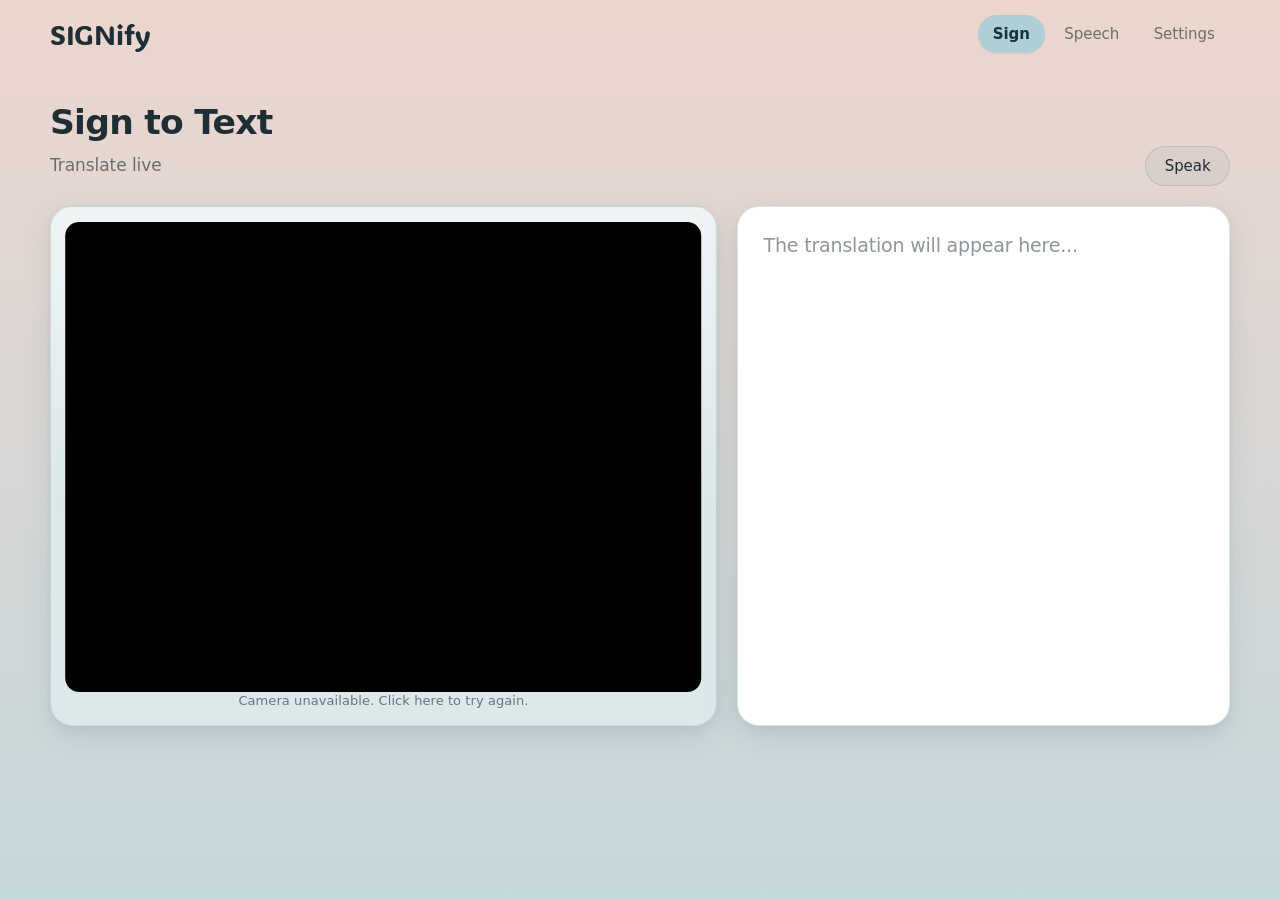
<file: frontend/index.html>
<!DOCTYPE html>
<html lang="en">
  <head>
    <meta charset="UTF-8">
    <meta name="viewport" content="width=device-width, initial-scale=1.0">
    <meta http-equiv="X-UA-Compatible" content="ie=edge">
    <meta name="color-scheme" content="light dark">
    <title>SIGNify</title>
    <link rel="stylesheet" href="style.css">

    <link rel="preconnect" href="https://fonts.googleapis.com">
    <link rel="preconnect" href="https://fonts.gstatic.com" crossorigin>
    <link href="https://fonts.googleapis.com/css2?family=ADLaM+Display&display=swap" rel="stylesheet">
    <script src="theme.js"></script>
  </head>
  <body>
    <header>
      <div class="header-inner">
      <h1><a href="./index.html">SIGNify</a></h1>
      <nav class="menu" aria-label="Primary">
        <ul>
          <li><a class="active" href="./index.html">Sign</a></li>
          <li><a href="./speech.html">Speech</a></li>
          <li><a href="./settings.html">Settings</a></li>
        </ul>
      </nav>
      </div>
    </header>

    <main>
      <h2>Sign to Text</h2>
      <div class="section-head">
        <h3>Translate live</h3>
        <button class="toggle" type="button" aria-pressed="false">Speak</button>
      </div>
      <section class="workspace" aria-label="Live translation workspace">
        <div class="stage">Camera feed</div>
        <p class="genText">
          <span class="committed" id="committed" aria-live="polite"></span>
          <span class="placeholder" id="placeholder">The translation will appear here...</span>
        </p>
      </section>
    </main>

    <script>
      document.querySelector(".toggle").addEventListener("click", (event) => {
        const button = event.currentTarget;
        button.setAttribute("aria-pressed", button.getAttribute("aria-pressed") === "true" ? "false" : "true");
      });
    </script>
    <script type="module" src="sign.js"></script>
  </body>
</html>
</file>
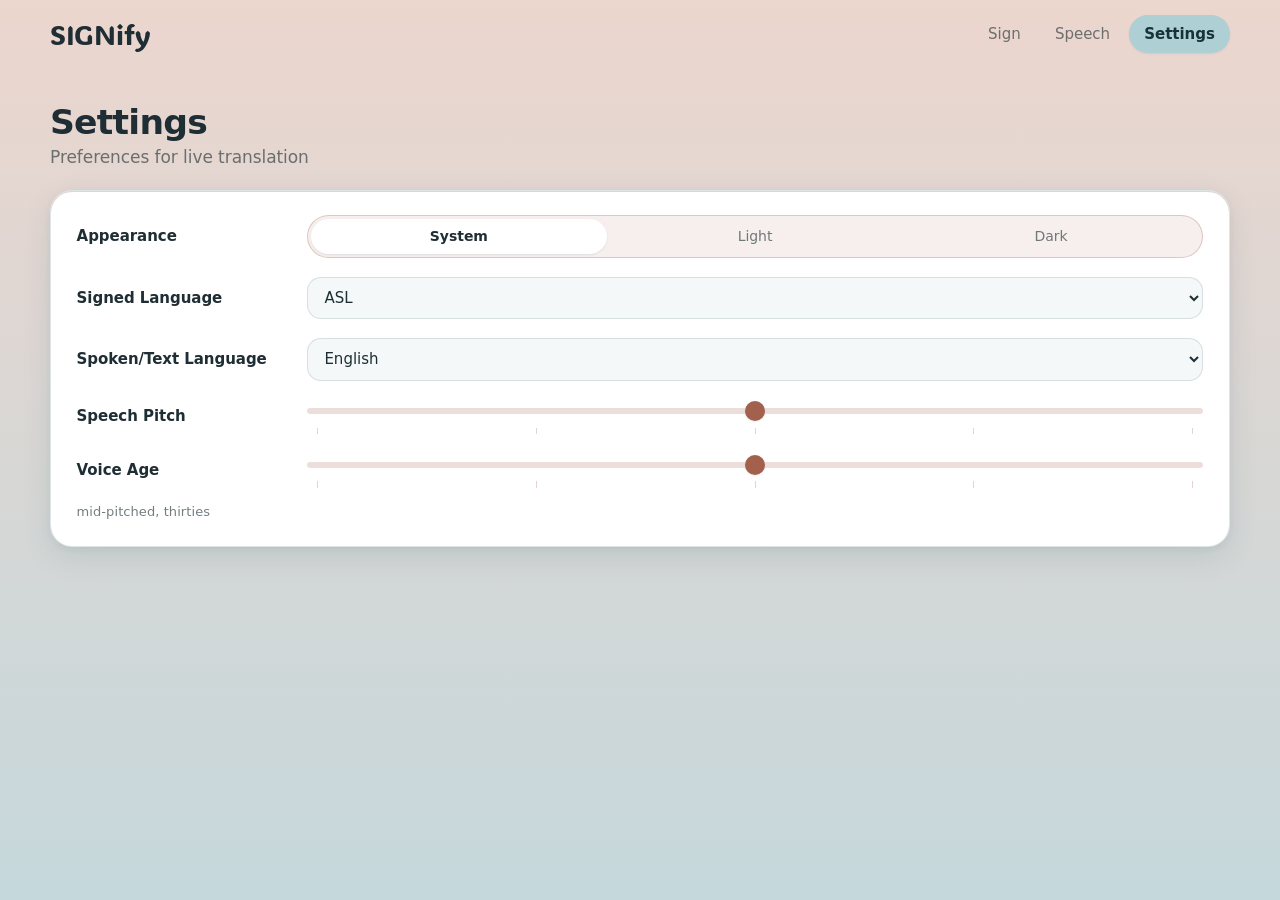
<file: frontend/settings.html>
<!DOCTYPE html>
<html lang="en">
  <head>
    <meta charset="UTF-8">
    <meta name="viewport" content="width=device-width, initial-scale=1.0">
    <meta http-equiv="X-UA-Compatible" content="ie=edge">
    <meta name="color-scheme" content="light dark">
    <title>SIGNify</title>
    <link rel="stylesheet" href="style.css">

    <link rel="preconnect" href="https://fonts.googleapis.com">
    <link rel="preconnect" href="https://fonts.gstatic.com" crossorigin>
    <link href="https://fonts.googleapis.com/css2?family=ADLaM+Display&display=swap" rel="stylesheet">
    <script src="theme.js"></script>
  </head>
  <body>
    <header>
      <div class="header-inner">
      <h1><a href="./index.html">SIGNify</a></h1>
      <nav class="menu" aria-label="Primary">
        <ul>
          <li><a href="./index.html">Sign</a></li>
          <li><a href="./speech.html">Speech</a></li>
          <li><a class="active" href="./settings.html">Settings</a></li>
        </ul>
      </nav>
      </div>
    </header>

    <main>
      <h2>Settings</h2>
      <h3>Preferences for live translation</h3>
      <section class="settings-grid" aria-label="Settings">
        <article class="settings-card">
          <div class="field">
            <span id="appearance-label">Appearance</span>
            <div class="segmented" id="appearance" role="radiogroup" aria-labelledby="appearance-label">
              <button type="button" class="segment" role="radio" data-theme-choice="system" aria-checked="true">System</button>
              <button type="button" class="segment" role="radio" data-theme-choice="light" aria-checked="false">Light</button>
              <button type="button" class="segment" role="radio" data-theme-choice="dark" aria-checked="false">Dark</button>
            </div>
          </div>
          <label class="field">
            <span>Signed Language</span>
            <select id="signedLanguage">
              <option>ASL</option>
              <option>ISL</option>
              <option>CSN</option>
            </select>
          </label>
          <label class="field">
            <span>Spoken/Text Language</span>
            <select id="spokenLanguage">
              <option>English</option>
              <option>Hindi</option>
              <option>Spanish</option>
            </select>
          </label>
          <label class="field">
            <span>Speech Pitch</span>
            <div class="slider">
              <input type="range" min="1" max="5" step="1" value="3" id="voicePitch">
              <div class="slider-ticks" aria-hidden="true">
                <span></span>
                <span></span>
                <span></span>
                <span></span>
                <span></span>
              </div>
            </div>
          </label>
          <label class="field">
            <span>Voice Age</span>
            <div class="slider">
              <input type="range" min="1" max="5" step="1" value="3" id="voiceAge">
              <div class="slider-ticks" aria-hidden="true">
                <span></span>
                <span></span>
                <span></span>
                <span></span>
                <span></span>
              </div>
            </div>
          </label>
          <p class="note" id="voiceNote" role="status"></p>
        </article>
      </section>
    </main>

    <script type="module" src="settings.js"></script>
  </body>
</html>
</file>
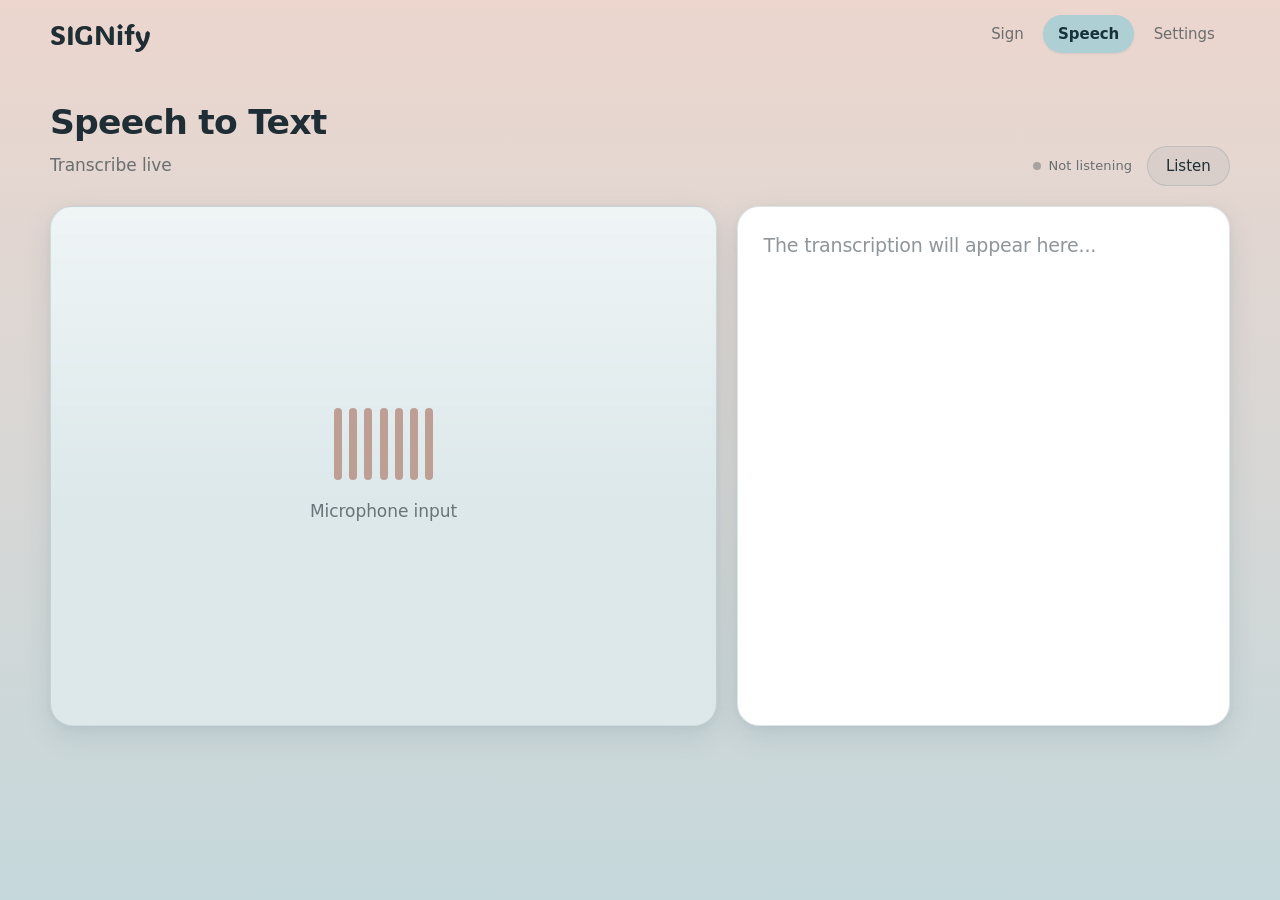
<file: frontend/speech.html>
<!DOCTYPE html>
<html lang="en">
  <head>
    <meta charset="UTF-8">
    <meta name="viewport" content="width=device-width, initial-scale=1.0">
    <meta http-equiv="X-UA-Compatible" content="ie=edge">
    <meta name="color-scheme" content="light dark">
    <title>SIGNify</title>
    <link rel="stylesheet" href="style.css">

    <link rel="preconnect" href="https://fonts.googleapis.com">
    <link rel="preconnect" href="https://fonts.gstatic.com" crossorigin>
    <link href="https://fonts.googleapis.com/css2?family=ADLaM+Display&display=swap" rel="stylesheet">
    <script src="theme.js"></script>
  </head>
  <body>
    <header>
      <div class="header-inner">
      <h1><a href="./index.html">SIGNify</a></h1>
      <nav class="menu" aria-label="Primary">
        <ul>
          <li><a href="./index.html">Sign</a></li>
          <li><a class="active" href="./speech.html">Speech</a></li>
          <li><a href="./settings.html">Settings</a></li>
        </ul>
      </nav>
      </div>
    </header>

    <main>
      <h2>Speech to Text</h2>
      <div class="section-head">
        <h3>Transcribe live</h3>
        <div class="controls">
          <span class="status" id="status" data-state="idle" role="status">Not listening</span>
          <button class="toggle" id="listen" type="button" aria-pressed="false">Listen</button>
        </div>
      </div>
      <p class="note" id="note" role="status" hidden></p>
      <section class="workspace" aria-label="Live transcription workspace">
        <div class="stage">
          <div class="mic-input">
            <div class="audio-viz" id="viz" aria-hidden="true">
              <span></span>
              <span></span>
              <span></span>
              <span></span>
              <span></span>
              <span></span>
              <span></span>
            </div>
            <span>Microphone input</span>
          </div>
        </div>
        <p class="genText">
          <span class="committed" id="committed" aria-live="polite"></span>
          <span class="partial" id="partial" aria-hidden="true"></span>
          <span class="placeholder" id="placeholder">The transcription will appear here...</span>
        </p>
      </section>
    </main>

    <script type="module" src="speech.js"></script>
  </body>
</html>
</file>
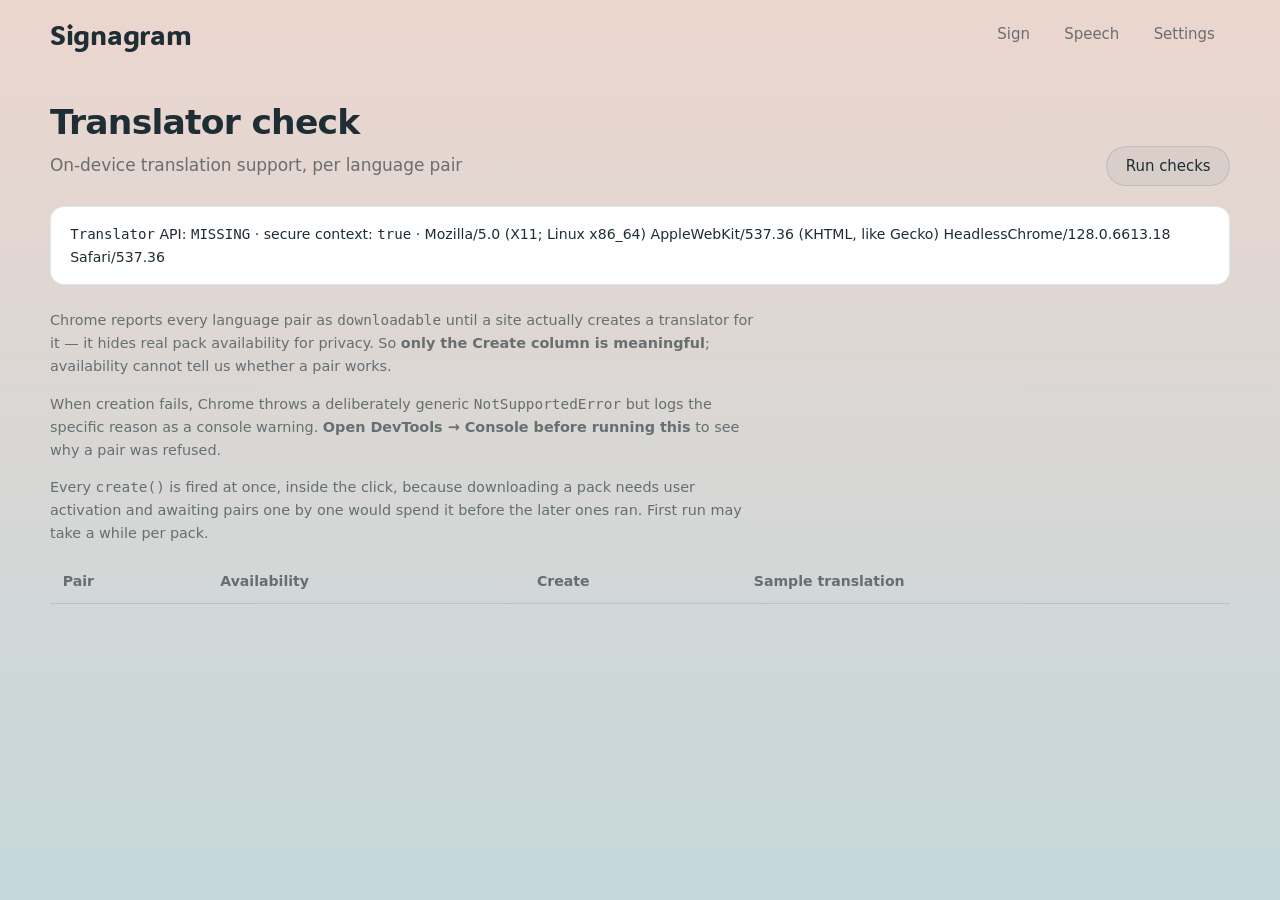
<file: frontend/translator-check.html>
<!DOCTYPE html>
<html lang="en">
  <head>
    <meta charset="UTF-8">
    <meta name="viewport" content="width=device-width, initial-scale=1.0">
    <title>Translator check &middot; Signagram</title>
    <link rel="stylesheet" href="style.css">

    <link rel="preconnect" href="https://fonts.googleapis.com">
    <link rel="preconnect" href="https://fonts.gstatic.com" crossorigin>
    <link href="https://fonts.googleapis.com/css2?family=ADLaM+Display&family=Google+Sans:ital,opsz,wght@0,17..18,400..700;1,17..18,400..700&display=swap" rel="stylesheet">

    <style>
      .env {
        margin: 0 0 1.5rem;
        padding: 1rem 1.2rem;
        background: var(--surface);
        border: 1px solid var(--line);
        border-radius: 14px;
        font-size: 0.88rem;
        font-weight: 500;
        line-height: 1.6;
      }

      .env code {
        color: var(--text);
      }

      .explain {
        max-width: 78ch;
        color: var(--muted);
        font-size: 0.9rem;
        font-weight: 500;
        line-height: 1.6;
      }

      table {
        width: 100%;
        border-collapse: collapse;
        font-size: 0.88rem;
        font-weight: 500;
      }

      th,
      td {
        padding: 0.7rem 0.8rem;
        text-align: left;
        vertical-align: top;
        border-bottom: 1px solid var(--line);
      }

      th {
        color: var(--muted);
        font-weight: 600;
        white-space: nowrap;
      }

      td[data-state="good"] {
        color: #a8e0b4;
      }

      td[data-state="bad"] {
        color: #f0a9a0;
      }

      td[data-state="waiting"] {
        color: var(--muted);
      }

      .pair {
        white-space: nowrap;
        color: var(--text);
      }
    </style>
  </head>
  <body>
    <header>
      <div class="header-inner">
      <h1><a href="./index.html">Signagram</a></h1>
      <nav class="menu" aria-label="Primary">
        <ul>
          <li><a href="./index.html">Sign</a></li>
          <li><a href="./speech.html">Speech</a></li>
          <li><a href="./settings.html">Settings</a></li>
        </ul>
      </nav>
      </div>
    </header>

    <main>
      <h2>Translator check</h2>
      <div class="section-head">
        <h3>On-device translation support, per language pair</h3>
        <button class="toggle" id="run" type="button">Run checks</button>
      </div>

      <p class="env" id="env"></p>

      <p class="explain">
        Chrome reports every language pair as <code>downloadable</code> until a site
        actually creates a translator for it &mdash; it hides real pack availability
        for privacy. So <strong>only the Create column is meaningful</strong>;
        availability cannot tell us whether a pair works.
      </p>
      <p class="explain">
        When creation fails, Chrome throws a deliberately generic
        <code>NotSupportedError</code> but logs the specific reason as a console
        warning. <strong>Open DevTools &rarr; Console before running this</strong> to
        see why a pair was refused.
      </p>
      <p class="explain">
        Every <code>create()</code> is fired at once, inside the click, because
        downloading a pack needs user activation and awaiting pairs one by one would
        spend it before the later ones ran. First run may take a while per pack.
      </p>

      <table>
        <thead>
          <tr>
            <th>Pair</th>
            <th>Availability</th>
            <th>Create</th>
            <th>Sample translation</th>
          </tr>
        </thead>
        <tbody id="rows"></tbody>
      </table>
    </main>

    <script type="module" src="translator-check.js"></script>
  </body>
</html>
</file>
<file: frontend/style.css>
/* SIGNify — Apple-style interface foundations.
 *
 * Structured as tokens first, then chrome, layout, controls, surfaces, and
 * finally the accessibility overrides. Every selector the page scripts rely on
 * (.stage, .stage.live, .sign-*, .toggle[aria-pressed], .status[data-state],
 * .audio-viz.live with --level/--gain, .committed/.partial/.placeholder, .field,
 * .slider) is preserved, so no JavaScript changes with this stylesheet.
 */

/* ---- tokens --------------------------------------------------------------
   Surfaces form an elevation ladder: --bg sits furthest back, --surface holds
   cards, --surface-raised is the step above it, and --chrome is the floating
   translucent layer content scrolls beneath. */
/* Palette sampled from the reference design: pale icy background (#d4e4e4),
   white cards, dusty blue (#aecfd4 with #708d9a as its deep tone), and blush
   (#e9d8d2). Each accent is a PAIR — a pastel for fills and a deep tone for
   anything small or text-bearing — because pastel fills cannot carry text at
   4.5:1. Light is the default here; dark derives from the same hues below. */
:root {
  color-scheme: light dark;

  --bg-top: #ecd6ce;
  --bg-bottom: #c5d8dc;
  --bg: linear-gradient(180deg, var(--bg-top) 0%, var(--bg-bottom) 100%);
  --surface: #ffffff;
  --surface-raised: #f4f8f9;
  /* The camera/mic stage is a container, not content, so it stays distinct from
     the white transcript panel beside it rather than merging into one surface. */
  --stage: #dce8ea;
  --header: #ecd6ce;
  --chrome: rgba(236, 214, 206, 0.62);
  /* The bright edge where light catches the top of a translucent material. */
  --chrome-edge: rgba(255, 255, 255, 0.9);

  --text: #1f2e34;
  --muted: rgba(31, 46, 52, 0.62);
  --line: rgba(79, 110, 123, 0.18);
  --tint: rgba(79, 110, 123, 0.08);
  --tint-strong: rgba(79, 110, 123, 0.14);
  /* Controls need more presence than a hover tint, so they get their own
     values rather than borrowing --tint-strong. */
  --track: rgba(79, 110, 123, 0.22);
  --tick: rgba(79, 110, 123, 0.34);
  /* Fades to the same colour at zero alpha. Fading to `transparent` interpolates
     through transparent black in sRGB, which shows up as a grey band. */
  --sheen: linear-gradient(
    180deg,
    rgba(255, 255, 255, 0.55),
    rgba(255, 255, 255, 0) 58%
  );

  /* Blue: navigation and selection. */
  --accent-fill: #aecfd4;
  --on-accent: #17323b;
  --accent: #4f6e7b;
  /* Blush: interactive chrome and live capture. Dusty blue stays on the
     current-page nav so the two colours still mean different things. */
  --live-fill: #e9d8d2;
  --on-live: #3d2721;
  /* Deeper than the reference's blush: the dot and the mic bars are thin
     graphics, and pastel on white would not clear 3:1. */
  --live: #a2604d;
  --blush-tint: rgba(162, 96, 77, 0.1);
  --blush-strong: rgba(162, 96, 77, 0.2);
  --blush-line: rgba(162, 96, 77, 0.28);
  --danger: #a8281d;

  --panel: #ffffff;
  --panel-text: #1f2e34;
  --panel-muted: rgba(31, 46, 52, 0.5);

  /* Soft, wide, and cool-tinted, as in the reference. Bigger surfaces read as
     thicker: a tight shadow for chips, a wide one for cards, the deepest for
     the stage. */
  --shadow-1: 0 1px 2px rgba(79, 110, 123, 0.12);
  --shadow-2:
    0 10px 28px rgba(79, 110, 123, 0.16),
    0 2px 6px rgba(79, 110, 123, 0.07);
  --shadow-3:
    0 26px 60px rgba(79, 110, 123, 0.2),
    0 4px 12px rgba(79, 110, 123, 0.1);
  --shadow: var(--shadow-2);

  --radius: 22px;
  --radius-sm: 14px;

  /* The platform font already ships optical sizing and tracking tables. */
  --font-text: -apple-system, BlinkMacSystemFont, "SF Pro Text",
    "Segoe UI Variable Text", "Segoe UI", system-ui, sans-serif;
  --font-display: "ADLaM Display", var(--font-text);

  /* Critically damped feel: fast out, settles without overshoot. --ease-in is
     its inverse, so a reversible transition returns along the same path. */
  --ease-out: cubic-bezier(0.32, 0.72, 0, 1);
  --ease-in: cubic-bezier(1, 0, 0.68, 0.28);
  --t-press: 100ms;
  --t-fast: 180ms;
  --t-base: 320ms;
}

/* Same hues, inverted lightness. The accents swap roles: the deep tone becomes
   the fill and the pastel becomes the text on it. theme.js writes data-theme
   before first paint; without JS the page stays on the light default. */
:root[data-theme="dark"] {
    --bg-top: #2c1d1a;
    --bg-bottom: #151f23;
    --bg: linear-gradient(180deg, var(--bg-top) 0%, var(--bg-bottom) 100%);
    --surface: #1e2c31;
    --surface-raised: #26373d;
    --stage: #223238;
    --header: #2c1d1a;
    --chrome: rgba(44, 29, 26, 0.68);
    --chrome-edge: rgba(255, 255, 255, 0.09);

    --text: #e6eef0;
    --muted: rgba(230, 238, 240, 0.62);
    --line: rgba(197, 217, 223, 0.16);
    --tint: rgba(197, 217, 223, 0.08);
    --tint-strong: rgba(197, 217, 223, 0.15);
    --track: rgba(197, 217, 223, 0.24);
    --tick: rgba(197, 217, 223, 0.34);
    --sheen: linear-gradient(
      180deg,
      rgba(197, 217, 223, 0.06),
      rgba(197, 217, 223, 0) 58%
    );

    --accent-fill: #4f6e7b;
    --on-accent: #f2f8f9;
    --accent: #a6c6ce;
    --live-fill: #8f5344;
    --on-live: #fbeee9;
    --live: #dda08c;
    --blush-tint: rgba(221, 160, 140, 0.12);
    --blush-strong: rgba(221, 160, 140, 0.22);
    --blush-line: rgba(221, 160, 140, 0.32);
    --danger: #f0a9a0;

    --panel: #ffffff;
    --panel-text: #1f2e34;
    --panel-muted: rgba(31, 46, 52, 0.5);

    --shadow-1: 0 1px 2px rgba(0, 0, 0, 0.32);
    --shadow-2:
      0 10px 28px rgba(0, 0, 0, 0.34),
      0 2px 6px rgba(0, 0, 0, 0.2);
    --shadow-3:
      0 26px 60px rgba(0, 0, 0, 0.44),
      0 4px 12px rgba(0, 0, 0, 0.24);
}

*,
*::before,
*::after {
  box-sizing: border-box;
}

html {
  height: 100%;
  background: var(--bg-bottom);
}

/* Ease the scheme change itself. data-theme-ready is set after first paint so
   the initial load does not animate from the default tokens. */
html[data-theme-ready],
html[data-theme-ready] body,
html[data-theme-ready] header,
html[data-theme-ready] .stage,
html[data-theme-ready] .genText,
html[data-theme-ready] .settings-card,
html[data-theme-ready] .toggle,
html[data-theme-ready] .menu a,
html[data-theme-ready] select {
  transition:
    background-color var(--t-base) var(--ease-out),
    color var(--t-base) var(--ease-out),
    border-color var(--t-base) var(--ease-out),
    box-shadow var(--t-base) var(--ease-out);
}

body {
  min-height: 100%;
  margin: 0;
  display: flex;
  flex-direction: column;
  background: var(--bg) fixed;
  color: var(--text);
  font-family: var(--font-text);
  font-size: 100%;
  font-weight: 400;
  line-height: 1.5;
  font-optical-sizing: auto;
  -webkit-font-smoothing: antialiased;
}

a {
  color: inherit;
  text-decoration: none;
}

ul {
  list-style: none;
  margin: 0;
  padding: 0;
}

/* ---- chrome --------------------------------------------------------------
   The page wash is viewport-fixed, so a transparent header sits in the same
   gradient instead of frosting a separate material over it. */
header {
  position: sticky;
  top: 0;
  z-index: 10;
  background: transparent;
}

.header-inner {
  display: flex;
  align-items: center;
  justify-content: space-between;
  gap: 1rem;
  width: min(1180px, 94%);
  min-height: 68px;
  margin: 0 auto;
  padding: 0.75rem 0;
}

header h1 {
  margin: 0;
  font-family: var(--font-display);
  font-size: 1.75rem;
  font-weight: 400;
  /* Large type reads too loose as it grows, so tracking goes negative. */
  letter-spacing: -0.01em;
  line-height: 1.1;
}

.menu ul {
  display: flex;
  align-items: center;
  gap: 0.25rem;
}

.menu a {
  display: inline-block;
  padding: 0.5rem 0.95rem;
  border-radius: 999px;
  color: var(--muted);
  font-size: 0.9375rem;
  font-weight: 500;
  letter-spacing: -0.003em;
  transition:
    background var(--t-fast) var(--ease-out),
    color var(--t-fast) var(--ease-out),
    transform var(--t-press) var(--ease-out);
}

@media (hover: hover) {
  .menu a:hover {
    color: var(--text);
    background: var(--tint);
  }
}

/* Feedback lives on the press, not the release. */
.menu a:active {
  transform: scale(0.96);
}

.menu a.active {
  color: var(--on-accent);
  background: var(--accent-fill);
  font-weight: 600;
  box-shadow: var(--shadow-1);
}

.menu a:focus-visible,
.toggle:focus-visible,
select:focus-visible,
input[type="range"]:focus-visible {
  outline: 2px solid var(--live);
  outline-offset: 2px;
}

/* ---- layout & type ------------------------------------------------------- */
main {
  flex: 1;
  width: min(1180px, 94%);
  margin: 0 auto;
  padding: 2.25rem 0 3.5rem;
}

h2 {
  margin: 0 0 0.3rem;
  font-size: clamp(2rem, 2.7vw, 2.5rem);
  font-weight: 700;
  /* Tight leading and negative tracking belong together at display sizes. */
  line-height: 1.07;
  letter-spacing: -0.022em;
}

h3 {
  margin: 0 0 1.25rem;
  font-size: 1.0625rem;
  font-weight: 500;
  line-height: 1.4;
  letter-spacing: -0.004em;
  color: var(--muted);
}

.section-head {
  display: flex;
  align-items: center;
  justify-content: space-between;
  flex-wrap: wrap;
  gap: 0.75rem;
  margin-bottom: 1.25rem;
}

.section-head h3 {
  margin-bottom: 0;
}

/* ---- controls ------------------------------------------------------------ */
.toggle {
  padding: 0.5rem 1.15rem;
  background: var(--tint);
  border: 1px solid var(--line);
  border-radius: 999px;
  color: var(--text);
  font: inherit;
  font-size: 0.9375rem;
  font-weight: 500;
  letter-spacing: -0.003em;
  cursor: pointer;
  transition:
    background var(--t-fast) var(--ease-out),
    color var(--t-fast) var(--ease-out),
    border-color var(--t-fast) var(--ease-out),
    transform var(--t-press) var(--ease-out);
}

@media (hover: hover) {
  .toggle:hover {
    background: var(--tint-strong);
  }
}

.toggle:active {
  transform: scale(0.97);
}

.toggle[aria-pressed="true"] {
  background: var(--accent-fill);
  border-color: transparent;
  color: var(--on-accent);
  font-weight: 600;
  box-shadow: var(--shadow-1);
}

.toggle:disabled {
  opacity: 0.55;
  cursor: progress;
}

.controls {
  display: flex;
  align-items: center;
  gap: 0.9rem;
}

/* Small text over a translucent layer needs a little more weight and tracking
   than body copy, or it goes soft against a moving background. */
.status {
  font-size: 0.8125rem;
  font-weight: 500;
  letter-spacing: 0.008em;
  color: var(--muted);
}

.status::before {
  content: "";
  display: inline-block;
  width: 0.5rem;
  height: 0.5rem;
  margin-right: 0.45rem;
  border-radius: 50%;
  background: currentColor;
  opacity: 0.5;
}

.status[data-state="live"] {
  color: var(--text);
  font-weight: 600;
}

.status[data-state="live"]::before {
  opacity: 1;
  background: var(--live);
  animation: status-pulse 1.6s ease-in-out infinite;
}

.status[data-state="error"] {
  color: var(--danger);
}

@keyframes status-pulse {
  0%,
  100% {
    opacity: 1;
  }

  50% {
    opacity: 0.25;
  }
}

.note {
  margin: -0.5rem 0 1.1rem;
  max-width: 68ch;
  font-size: 0.8125rem;
  font-weight: 500;
  line-height: 1.5;
  letter-spacing: 0.006em;
  color: var(--muted);
}

/* ---- workspace surfaces -------------------------------------------------- */
.workspace {
  display: grid;
  grid-template-columns: minmax(0, 1.15fr) minmax(280px, 0.85fr);
  gap: 1.25rem;
  min-height: min(58vh, 520px);
}

.stage,
.genText,
.settings-card {
  border-radius: var(--radius);
  border: 1px solid var(--line);
  box-shadow: var(--shadow-2);
}

.stage {
  display: flex;
  align-items: center;
  justify-content: center;
  min-height: 360px;
  background: var(--sheen), var(--stage);
  color: var(--muted);
  font-size: 1.0625rem;
  letter-spacing: -0.004em;
}

.mic-input {
  display: flex;
  flex-direction: column;
  align-items: center;
  gap: 1.15rem;
}

.audio-viz {
  display: flex;
  align-items: flex-end;
  gap: 0.45rem;
  height: 4.5rem;
}

.audio-viz span {
  width: 0.5rem;
  height: 100%;
  background: var(--live);
  opacity: 0.55;
  border-radius: 999px;
  transform-origin: bottom;
  animation: audio-bar 1.3s ease-in-out infinite;
}

.audio-viz span:nth-child(1) { animation-delay: -1.2s; --gain: 0.55; }
.audio-viz span:nth-child(2) { animation-delay: -0.5s; --gain: 0.72; }
.audio-viz span:nth-child(3) { animation-delay: -0.9s; --gain: 0.88; }
.audio-viz span:nth-child(4) { animation-delay: -0.2s; --gain: 1; }
.audio-viz span:nth-child(5) { animation-delay: -1s; --gain: 0.9; }
.audio-viz span:nth-child(6) { animation-delay: -0.4s; --gain: 0.7; }
.audio-viz span:nth-child(7) { animation-delay: -0.75s; --gain: 0.52; }

/* While a session is open the bars track the real mic level, so the idle
   keyframe loop has to get out of the way. */
.audio-viz.live span {
  animation: none;
  opacity: 1;
  background: var(--live);
  transform: scaleY(clamp(0.12, calc(var(--level, 0) * var(--gain, 1)), 1));
  transition: transform 90ms ease-out;
}

@keyframes audio-bar {
  0%,
  100% {
    transform: scaleY(0.22);
  }

  50% {
    transform: scaleY(1);
  }
}

/* A solid surface, deliberately: a light translucent layer over a light
   background destroys legibility. */
.genText {
  margin: 0;
  min-height: 360px;
  padding: 1.5rem 1.6rem;
  background: var(--panel);
  color: var(--panel-text);
  font-size: 1.1875rem;
  font-weight: 400;
  line-height: 1.5;
  letter-spacing: -0.01em;
  overflow-y: auto;
}

.placeholder {
  color: var(--panel-muted);
}

/* Interim text the model may still revise, set apart from committed text. */
.partial {
  color: var(--panel-muted);
}

.partial:not(:empty)::before {
  content: " ";
}

/* ---- settings ------------------------------------------------------------ */
.settings-grid {
  display: grid;
  gap: 1rem;
}

.settings-card {
  padding: 1.5rem 1.6rem;
  background: var(--surface);
  box-shadow:
    var(--shadow-2),
    inset 0 1px 0 var(--blush-line);
}

.settings-card h3 {
  margin-bottom: 0.85rem;
  color: var(--text);
  font-size: 1.15rem;
  font-weight: 600;
  letter-spacing: -0.01em;
}

.field {
  display: grid;
  gap: 0.45rem;
  margin-top: 1.15rem;
  font-size: 0.9375rem;
  font-weight: 400;
  color: var(--muted);
}

.field:first-child {
  margin-top: 0;
}

.field span {
  color: var(--text);
  font-weight: 600;
  letter-spacing: -0.003em;
}

select,
input[type="range"] {
  width: 100%;
  font: inherit;
  color: var(--text);
}

select {
  padding: 0.65rem 0.8rem;
  background: var(--surface-raised);
  border: 1px solid var(--line);
  border-radius: var(--radius-sm);
  font-size: 0.9375rem;
  cursor: pointer;
  transition:
    background var(--t-fast) var(--ease-out),
    border-color var(--t-fast) var(--ease-out),
    transform var(--t-press) var(--ease-out);
}

@media (hover: hover) {
  select:hover {
    border-color: var(--tint-strong);
  }
}

select:active {
  transform: scale(0.995);
}

/* Custom track and knob: the native control cannot carry the theme's colors
   in both schemes, and the knob is too small to grab confidently. */
input[type="range"] {
  -webkit-appearance: none;
  appearance: none;
  height: 1.5rem;
  margin: 0;
  background: transparent;
  cursor: pointer;
}

input[type="range"]::-webkit-slider-runnable-track {
  height: 0.375rem;
  border-radius: 999px;
  background: var(--blush-strong);
}

input[type="range"]::-webkit-slider-thumb {
  -webkit-appearance: none;
  width: 1.25rem;
  height: 1.25rem;
  /* Centres the knob on a 0.375rem track. */
  margin-top: -0.4375rem;
  border: none;
  border-radius: 50%;
  background: var(--live);
  box-shadow: var(--shadow-1);
  transition: transform var(--t-press) var(--ease-out);
}

input[type="range"]::-moz-range-track {
  height: 0.375rem;
  border-radius: 999px;
  background: var(--blush-strong);
}

input[type="range"]::-moz-range-thumb {
  width: 1.25rem;
  height: 1.25rem;
  border: none;
  border-radius: 50%;
  background: var(--live);
  box-shadow: var(--shadow-1);
  transition: transform var(--t-press) var(--ease-out);
}

/* Grabbing the knob grows it toward the finger. */
input[type="range"]:active::-webkit-slider-thumb {
  transform: scale(1.15);
}

input[type="range"]:active::-moz-range-thumb {
  transform: scale(1.15);
}

.slider {
  display: grid;
  gap: 0.3rem;
}

.slider-ticks {
  display: flex;
  justify-content: space-between;
  /* Half the knob's width, so the end ticks line up with its travel limits. */
  padding: 0 0.625rem;
}

.slider-ticks span {
  width: 1px;
  height: 0.4rem;
  background: var(--blush-line);
}

/* .note's negative top margin tightens it under a page subhead. Here it sits
   below the last slider instead, where that pull lands on the tick marks. */
.settings-card .note {
  margin: 0.9rem 0 0;
}

.segmented {
  display: flex;
  padding: 0.2rem;
  background: var(--blush-tint);
  border: 1px solid var(--blush-line);
  border-radius: 999px;
}

.segment {
  flex: 1;
  min-width: 0;
  padding: 0.45rem 0.7rem;
  border: none;
  border-radius: 999px;
  background: transparent;
  color: var(--muted);
  font: inherit;
  font-size: 0.875rem;
  font-weight: 500;
  letter-spacing: -0.003em;
  cursor: pointer;
  transition:
    background var(--t-fast) var(--ease-out),
    color var(--t-fast) var(--ease-out),
    transform var(--t-press) var(--ease-out);
}

.segment:active {
  transform: scale(0.97);
}

.segment[aria-checked="true"] {
  background: var(--surface);
  color: var(--text);
  font-weight: 600;
  box-shadow: var(--shadow-1);
}

.segment:focus-visible {
  outline: 2px solid var(--live);
  outline-offset: 2px;
}

/* ---- breakpoints --------------------------------------------------------- */
@media (min-width: 861px) {
  .field {
    grid-template-columns: minmax(0, 210px) minmax(0, 1fr);
    align-items: center;
    gap: 1.25rem;
  }
}

@media (max-width: 860px) {
  .header-inner {
    flex-direction: column;
    align-items: flex-start;
    padding: 0.9rem 0;
  }

  .menu ul {
    flex-wrap: wrap;
  }

  .workspace {
    grid-template-columns: 1fr;
    min-height: 0;
  }

  .stage,
  .genText {
    min-height: 240px;
  }
}

/* ---- sign page: live camera stage ---------------------------------------
   sign.js replaces the "Camera feed" placeholder inside .stage with a <video>
   and two status lines. .stage is a centred flex row by default, so it is
   restated as a column here; everything else is scoped to .sign-* so the
   mockup styling is untouched when the camera is off. */

.stage.sign-stage {
  /* The stage holds the camera and nothing else now, so it centres its one
     child both ways. .sign-status is the only other node and it collapses to
     display:none while empty, which keeps the video optically centred rather
     than pushed up by a reserved caption line. */
  display: flex;
  flex-direction: column;
  align-items: center;
  justify-content: center;
  gap: 0;
  padding: 0.9rem;
  overflow: hidden;
}

.sign-video {
  /* Fill the rounded box without distorting: cover crops to the box and
     object-position defaults to centre, so the signer stays in the middle
     whatever the camera's aspect ratio is. */
  width: 100%;
  height: 100%;
  flex: 1 1 auto;
  min-height: 0;
  align-self: center;
  border-radius: calc(var(--radius) - 8px);
  background: #000;
  object-fit: cover;
  /* MIRRORED FOR DISPLAY ONLY. sign.js draws the un-mirrored frame to its
     canvas; this flip never reaches the wire. Signing at a mirror image of
     yourself is what people expect. */
  transform: scaleX(-1);
}

.sign-status {
  margin: 0;
  font-size: 0.8125rem;
  letter-spacing: 0.006em;
  color: var(--muted);
}

/* No running caption under the camera. The element survives only to carry a
   camera failure, so while it is empty it must take up no room at all --
   :empty plus display:none, because an empty <p> still occupies a line box. */
.sign-status:empty {
  display: none;
}

.stage.live {
  border-color: var(--blush-line);
}

/* ---- accessibility ------------------------------------------------------
   Three independent signals, handled independently. Reduced motion still gets
   feedback, just without movement. */
@media (prefers-reduced-motion: reduce) {
  *,
  *::before,
  *::after {
    animation-duration: 0.01ms !important;
    animation-iteration-count: 1 !important;
    transition-duration: 0.01ms !important;
  }

  .audio-viz span {
    animation: none;
    transform: scaleY(0.4);
  }

  .status[data-state="live"]::before {
    animation: none;
  }

  .menu a:active,
  .toggle:active,
  .segment:active,
  select:active,
  input[type="range"]:active::-webkit-slider-thumb {
    transform: none;
  }
}

@media (prefers-reduced-transparency: reduce) {
  header {
    background: var(--header);
    border-bottom: 1px solid var(--line);
  }
}

@media (prefers-contrast: more) {
  :root {
    --muted: var(--text);
    --line: rgba(31, 46, 52, 0.5);
    --tint-strong: rgba(31, 46, 52, 0.3);
    --track: rgba(31, 46, 52, 0.45);
    --tick: rgba(31, 46, 52, 0.65);
    --chrome: var(--header);
  }

  header {
    background: var(--header);
    border-bottom: 1px solid var(--line);
  }

  .stage,
  .genText,
  .settings-card,
  select,
  .toggle {
    border-width: 2px;
  }
}

@media (prefers-contrast: more) {
  :root[data-theme="dark"] {
    --line: rgba(230, 238, 240, 0.45);
    --tint-strong: rgba(230, 238, 240, 0.3);
    --track: rgba(230, 238, 240, 0.5);
    --tick: rgba(230, 238, 240, 0.7);
  }
}
</file>
